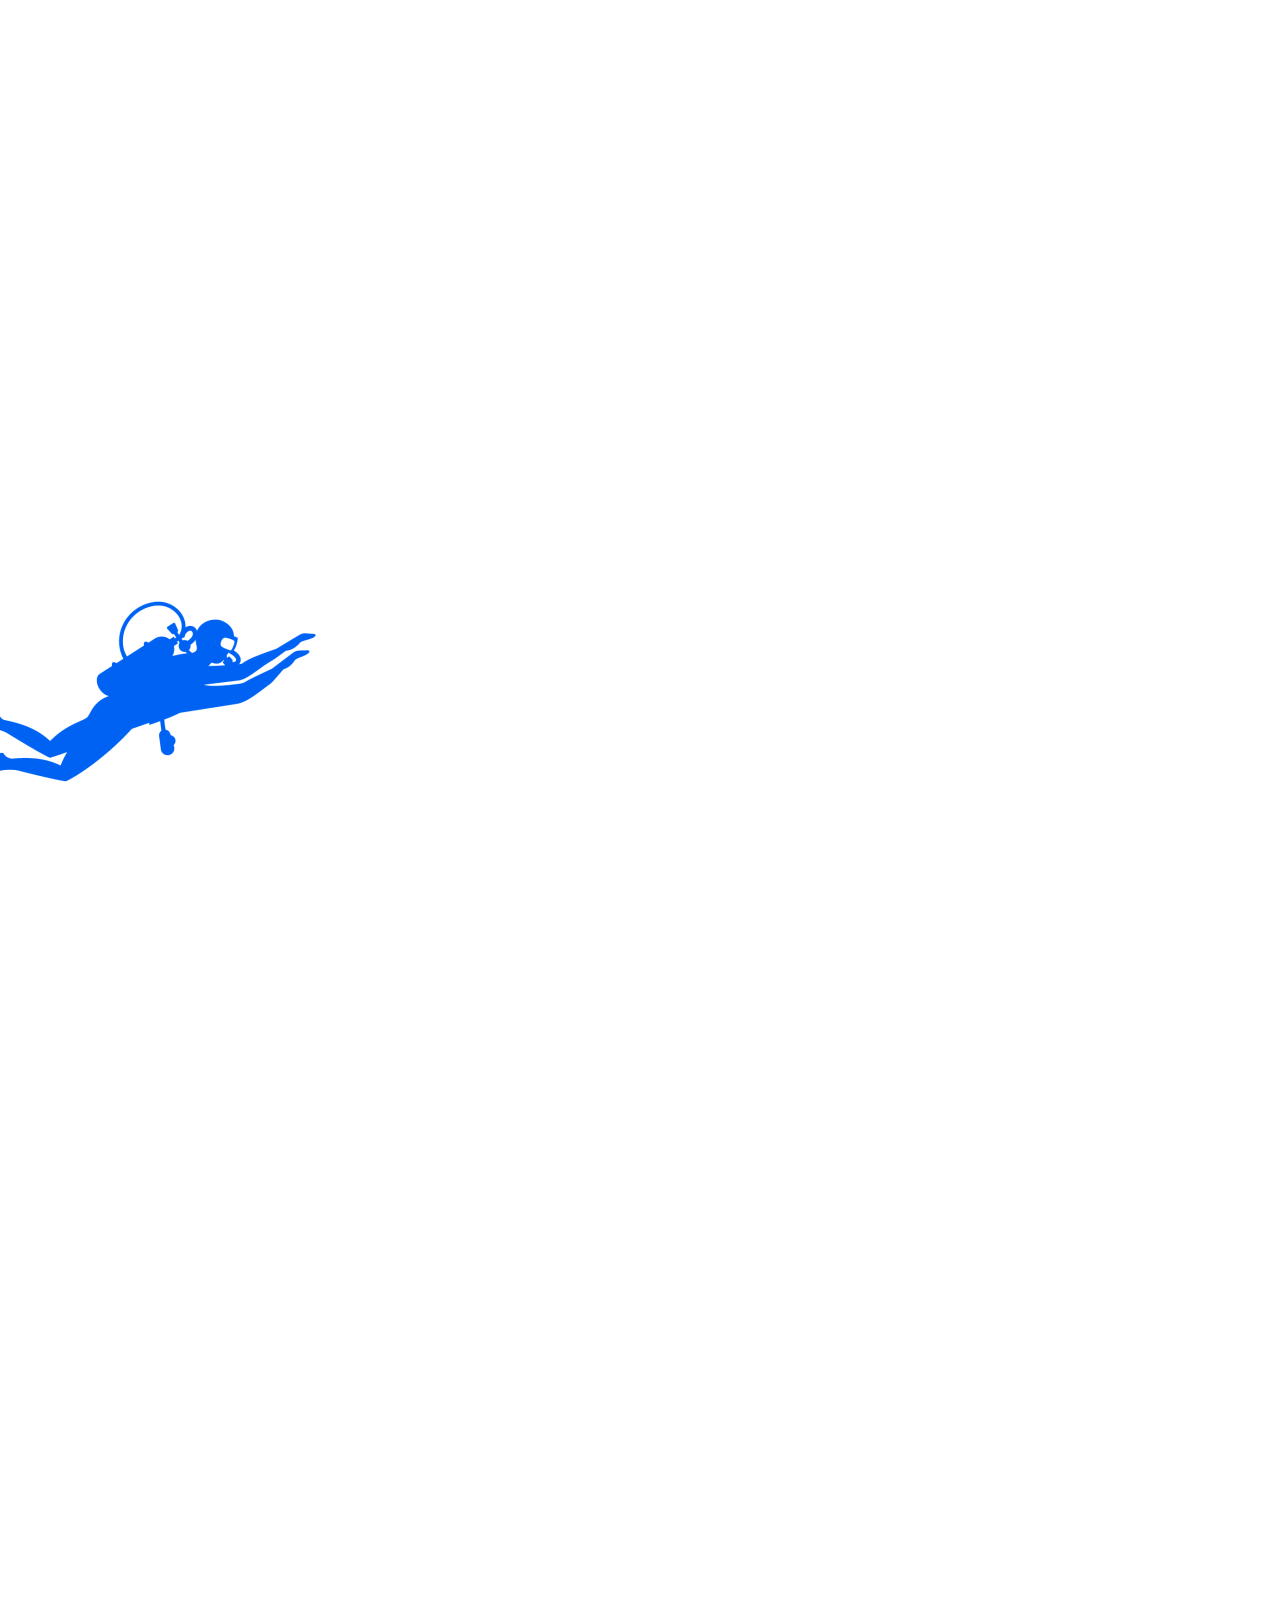
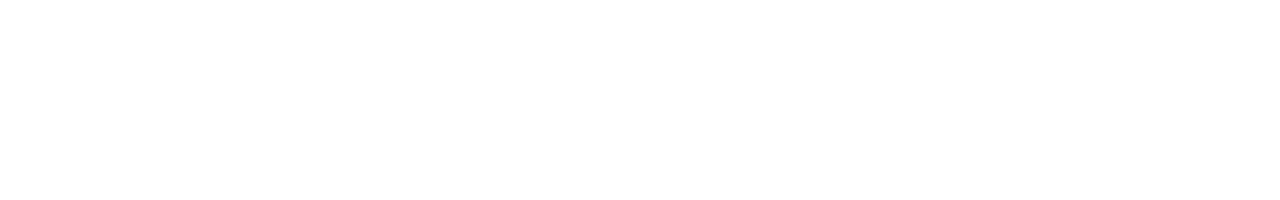
<file: spirtesheet.html>
<!DOCTYPE html>
<html lang="en">
<head>
    <meta charset="UTF-8">
    <meta name="viewport" content="width=device-width, initial-scale=1.0">
    <title>Document</title>
    <link rel="stylesheet" href="./css/styles.css" />
</head>
<body>
    <div class="spritesheet">
        <div class="sprite"></div>
    </div>
    <script src="./script/script.js"></script>
</body>
</html>
</file>
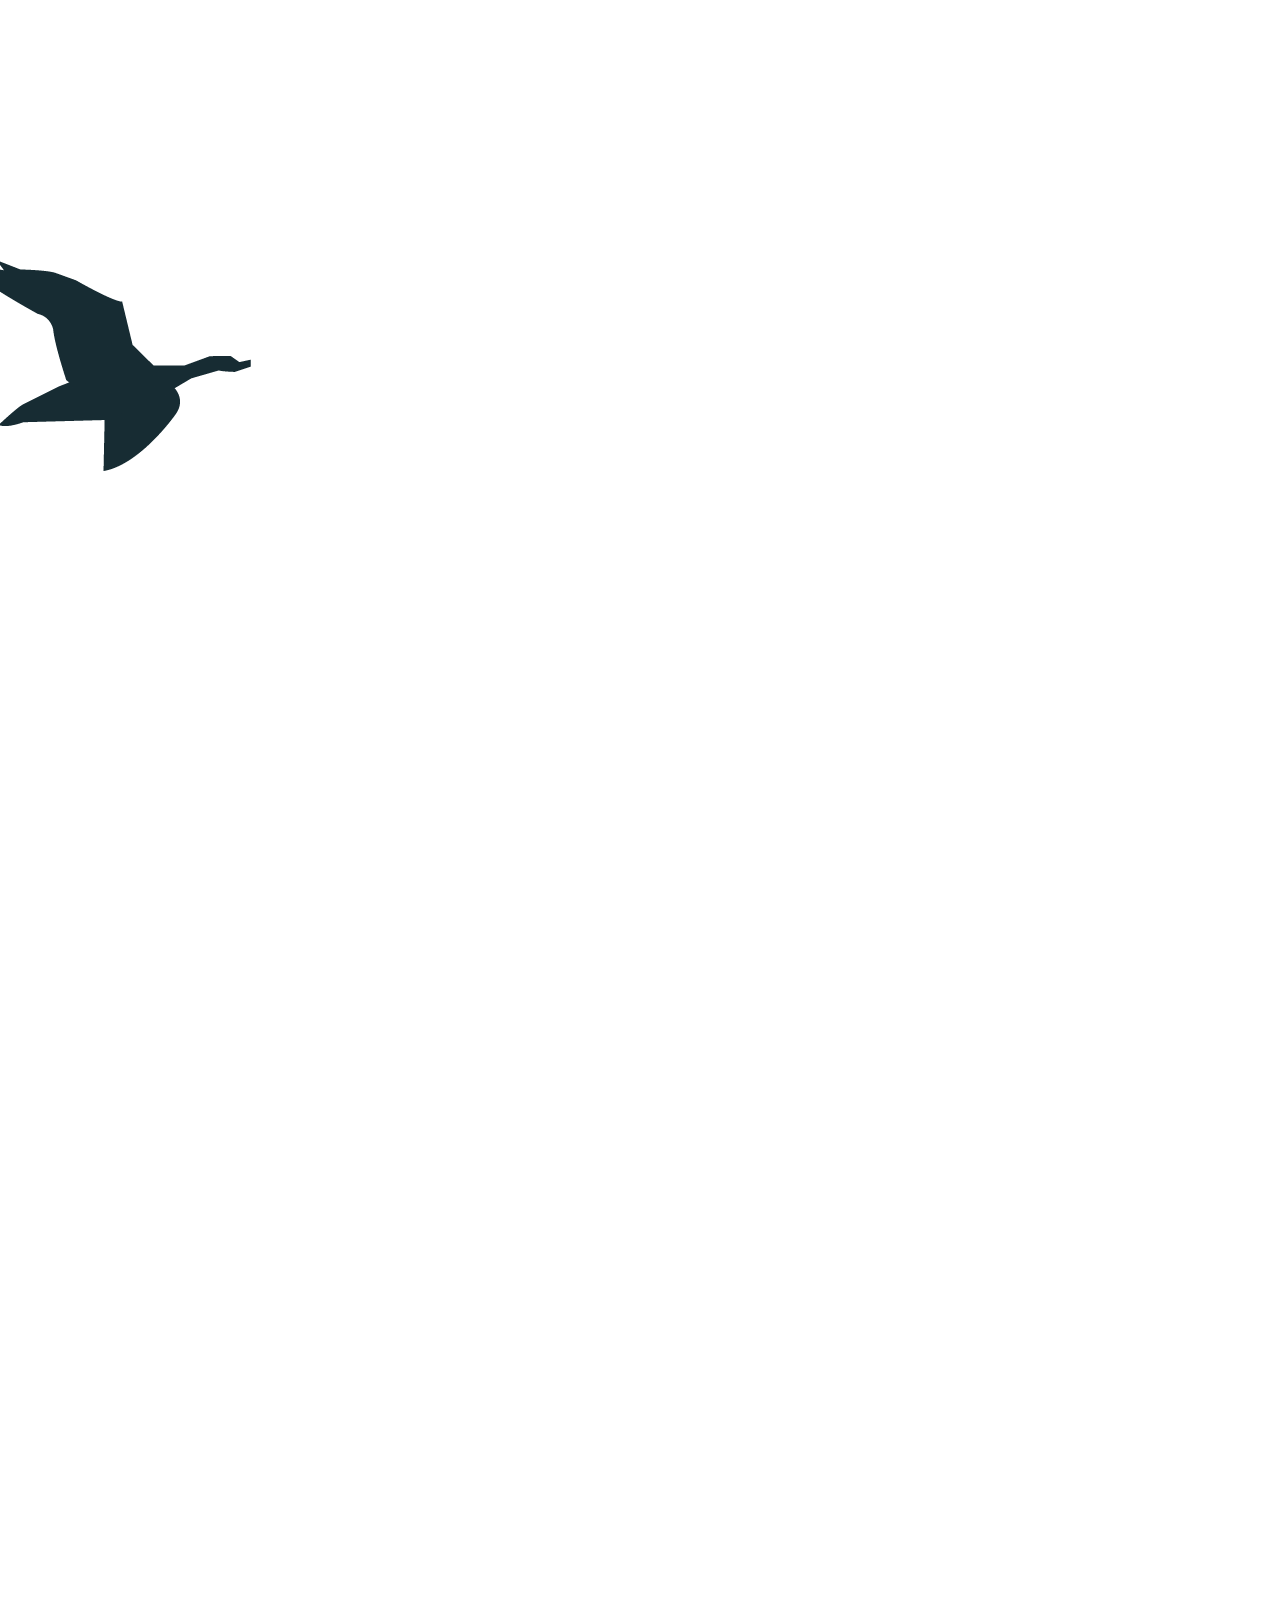
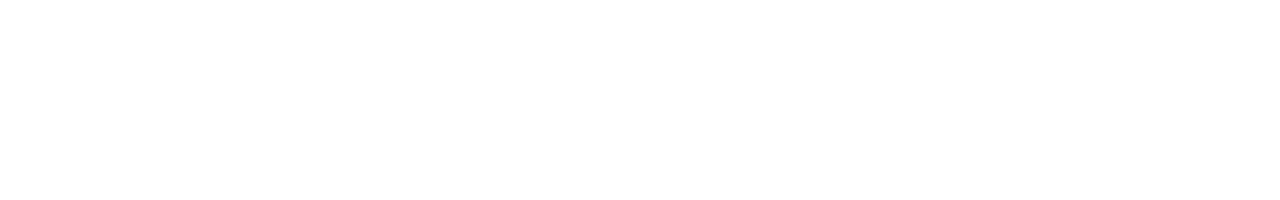
<file: spritesheet2.html>
<!DOCTYPE html>
<html lang="en">
<head>
    <meta charset="UTF-8">
    <meta name="viewport" content="width=device-width, initial-scale=1.0">
    <title>Document</title>
    <link rel="stylesheet" href="./css/styles.css" />
</head>
<body>
    <div class="spritesheet2">
        <div class="sprite2"></div>
    </div>
    <script src="./script/script.js"></script>
</body>
</html>
</file>
<file: css/styles.css>
/*--------------------------------------------------------- 
# Styles Généraux 
---------------------------------------------------------*/
:root {
  --bleu_fonce: #001f3f;
  --bleu_ciel: #00b4d8;
  --vert: #2ecc71;
  --mauve: #6c5ce7;
  --bleu_eau: #7fdbff;
  --bleu_sombre: #004d99;
}
  
@font-face {
  font-family: "montserrat";
  src: url(../fonts/Montserra/Montserrat-VariableFont_wght.ttf);
}
  
@font-face {
  font-family: "varela";
  src: url(../fonts/VerelaRound/VarelaRound-Regular.ttf);
}

body {
  overflow-x: hidden;
  margin: 0;
  padding: 0;
  background: linear-gradient(90deg, rgba(85,125,124,1) 30%, rgba(234,215,189,1) 50%, rgba(85,125,124,1) 75%);
}

section {
  position: relative;
  height: 100vh;
  width: 100vw;
  background-size: cover;
  background-repeat: no-repeat;
  background-position: center;
}

ul.technique-gsap{
  background: rgba(0,0,0,0.3);
  color: white;
  font-size: 10px;
  font-family: monospace;
  font-weight: 400;
  width: auto;
  display: none;
  padding: 10px 20px 12px 20px;
  margin: 0;
  max-width: 300px;
  position: absolute;
  z-index: 1000;
  top: 0;
  left: 0;
}

ul.technique-gsap li{
  margin: 5px 0;
}

/*------------------------------------------------------------------
Header
--------------------------------------------------------------------*/
.titre {
  position: absolute;
  top: 10px;
  left: 50%;
  transform: translateX(-50%);
  font-size: 4vw;
  font-family: "varela";
  color: var(--bleu_eau);
  text-align: center;
  z-index: 2;
}

.para {
  position: absolute;
  bottom: 0;
  left: 0;
  width: 40vw;
  background-color: #001f3f;
  padding:1.5vh 1.5vw ;
  font-size: 11px;
  font-family: 'montserrat';
  color: var(--bleu_eau);
  text-align: center;
  z-index: 2;
}

/*--------------------------------------------------------- 
# Paragraphe de chapitre
---------------------------------------------------------*/
#text-1,
#text-2,
#text-3,
#text-4,
#text-5,
#text-6,
#text-7,
#text-8 {
  position: absolute;
  font-family: 'montserrat';
  font-size: 2vw;
  right: 5vw;
  top: 10vh;
  z-index: 10;
}

/* Defilement */

@keyframes scrollIcon {
    0% {
      -webkit-transform: translateY(0);
      transform: translateY(0)
    }
    100% {
      -webkit-transform: translateY(6px);
      transform: translateY(6px)
    }
  }
  
  .home-scroll-cta {
    bottom: 50px;
    box-sizing: border-box;
    color: black;
    height: 60px;
    left: 50%;
    letter-spacing: 3px;
    position: absolute;
    text-align: center;
    width: 54.1875px;
    z-index: 3;
    align-self: stretch;
    perspective-origin: 27.0938px 30px;
    transform: matrix(1, 0, 0, 1, -27, 0);
    transform-origin: 27.0938px 30px;
    border: 0px none black;
    font: normal normal normal normal 11px / 11px brandon-grotesque, sans-serif;
    margin: 30px 0px 0px;
    outline: black none 0px;
  
    .scroll-animated {
      box-sizing: border-box;
      color: black;
      height: 38px;
      letter-spacing: 3px;
      text-align: center;
      width: 24px;
      perspective-origin: 12px 19px;
      transform-origin: 12px 19px;
      border: 2px solid black;
      border-radius: 12px 12px 12px 12px;
      font: normal normal normal normal 11px / 11px brandon-grotesque, sans-serif;
      margin: 0px 15.0938px 6px;
      outline: black none 0px;
  
      .scroll-animated-inner {
        box-sizing: border-box;
        color: black;
        display: block;
        height: 5px;
        letter-spacing: 3px;
        text-align: center;
        width: 2px;
        z-index: 0;
        perspective-origin: 1px 2.5px;
        transform: matrix(1, 0, 0, 1, 0, 3.67524);
        transform-origin: 1px 2.5px;
        animation: scrollIcon 1s ease 0s infinite alternate none running;
        background: black none repeat scroll 0% 0% / auto padding-box border-box;
        border: 0px none black;
        border-radius: 50% 50% 50% 50%;
        font: normal normal normal normal 11px / 11px brandon-grotesque, sans-serif;
        margin: 8px 9px;
        outline: black none 0px;
      }
    }
    
    .shape-scroll-touch .small-only {
      box-sizing: border-box;
      color: black;
      display: none;
      height: 38px;
      letter-spacing: 3px;
      text-align: center;
      width: 38px;
      perspective-origin: 50% 50%;
      transform-origin: 50% 50%;
      border: 0px none black;
      font: normal normal normal normal 11px / 11px brandon-grotesque, sans-serif;
      margin: 0px 0px 6px;
      outline: black none 0px;
      overflow: hidden;
    }
  
    p {
      box-sizing: border-box;
      color: black;
      height: 24px;
      letter-spacing: 3px;
      text-align: center;
      width: 54.1875px;
      perspective-origin: 27.0938px 12px;
      transform-origin: 27.0938px 12px;
      border: 0px none black;
      font: normal normal 600 normal 16px / 24px brandon-grotesque, sans-serif;
      margin: 0px 0px 16px;
      outline: black none 0px;
    }
  }
  
  @media screen and (min-width: 768px){
    .small-only {
      display: none!important;
    }
  }

/*---------------------------------------------------------- 
# Chapitre 1
----------------------------------------------------------*/ 
#img1 {
  padding: 0;
  margin: 0;
  height: 100%;
  width: 100%;
}

#etoile-path {
  position: absolute;
  top: 20vh;
}

#etoile-auto {
  position: absolute;
  left: 75vw;
  top: 60vh;
}
/*---------------------------------------------------------- 
# Chapitre 2
----------------------------------------------------------*/ 
#chapitre-2 {
  overflow: hidden;
}


#img2 {
  height: 100%;
  width: 100%;
}

#mont-gauche {
  position: absolute;
  width: 60vw;
  height: 60vh;
  bottom: 0vh;
  left: -5vw;
  z-index: 3;
}

#mont-droit {
  position: absolute;
  width: 60vw;
  height: 60vh;
  bottom: 0vh;
  right: -1vw;
  z-index: 2;
}

#arbres {
  position: absolute;
  width: 110vw;
  height: 70vh;
  left: -5vw;
  bottom: -25vh;
  z-index: 3;
}
/*---------------------------------------------------------- 
# Chapitre 3
----------------------------------------------------------*/ 
#img3 {
  position: absolute;
  height: 100%;
  width: 100%;
}

.sprite2 {
  position: absolute;
  top: 10vh;
  right: 160vh;
  background-image: url(../img/img_personnages/bird_ss.png);
  left: -10vw;
  height: 500px;
  width: 500px;
  animation: bird 2s infinite steps(48) paused;
  z-index: 2;
}
/*---------------------------------------------------------- 
# Chapitre 4
----------------------------------------------------------*/ 

#img4 {
  position: absolute;
  height: 100%;
  width: 100%;
}

#path-tortue{
  position: absolute;
  z-index: 2;
}

#path {
  visibility: hidden;
  width: 100%;
  height: 100%;
  outline: dashed 2px red;
}

#tortue {
  width: 20vw;
  height: 20vh;
  fill: rgb(3, 175, 75);
}
/*---------------------------------------------------------- 
# Chapitre 5
----------------------------------------------------------*/ 
#img5 {
  position: absolute;
  height: 100%;
  width: 100%;
}

.bateau {
  position: relative;
  top: 25vh;
  left: 40vw;
  z-index: 5;
}

.bateau-1 {
  position: absolute;
  width: 134px;
  left: 290px;
  top: 1.4vh;
}
.bateau-2 {
  position: absolute;
  width: 290px;
  top: 20vh;
  left: 190px;
}
.bateau-3 {
  position: absolute;
  width: 490px;
  top: 30vh;
}
/*---------------------------------------------------------- 
# Chapitre 6
----------------------------------------------------------*/ 
#img6 {
  position: absolute;
  height: 100%;
  width: 100%;
}

.poisson {
  position: absolute;
  z-index: 5;
  fill: #0761b6;
}

.seahorse {
  position: absolute;
  z-index: 5;
  visibility: hidden;
}

.morph {
  position: absolute;
  top: 20vh;
  left: 25vw;
  z-index: 5;
}
/*---------------------------------------------------------- 
# Chapitre 7
----------------------------------------------------------*/ 
#img7 {
  position: absolute;
  height: 100%;
  width: 100%;
}

.sprite {
  position: absolute;
  background-image: url(../img/img_personnages/diver_ss.png);
  height: 502px;
  width: 502px;
  left: -10vw;
  top: 50vh;
  animation: diver 2s infinite steps(48) paused;
  z-index: 3;
  filter: brightness(2.5) sepia(1) hue-rotate(170deg) saturate(10);
}
/*---------------------------------------------------------- 
# Chapitre 8
----------------------------------------------------------*/ 
#img8 {
  position: absolute;
  height: 100%;
  width: 100%;
}


.star-path {
  position: absolute;
  left: 8vw;
  top: 6vh;
  z-index: 5;
}

/*  Spritesheet  */

.spritesheet, .spritesheet2 {
  position: absolute;
    height: 200vh;
}

@keyframes diver {
    from {
      background-position: 0 0;
    }
    to {
      background-position: 24096px 0;
    }
}
  
@keyframes bird {
    from {
      background-position: 0 0;
    }
    to {
      background-position: 24000px 0;
    }
}

.is-scrolling .sprite {
    animation-play-state: running;
}
  
.is-scrolling .sprite2 {
    animation-play-state: running;
}

/*  Footer  */
footer {
  margin-top: 30px;
}

footer p {
  position: relative;
  bottom: 10px;
  left: 50%;
  transform: translateX(-50%);
  font-size: 10px;
  color: rgb(0, 0, 0);
  font-family: 'montserrat';
  text-align: center;
}
</file>
